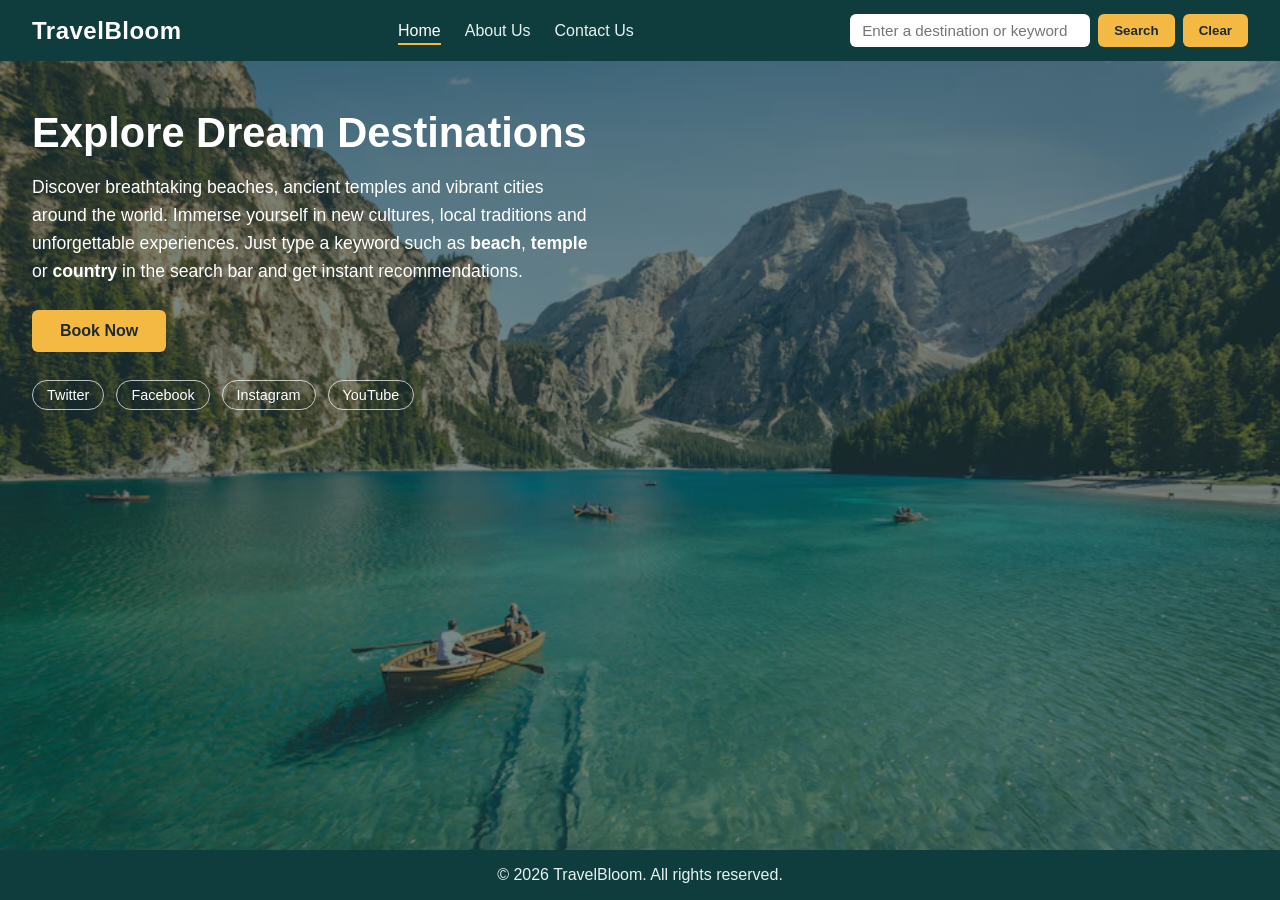
<file: index.html>
<!DOCTYPE html>
<html lang="en">
<head>
  <meta charset="UTF-8">
  <meta name="viewport" content="width=device-width, initial-scale=1.0">
  <title>TravelBloom | Home</title>
  <link rel="stylesheet" href="style.css">
</head>
<body>
  <nav class="navbar">
    <div class="logo">TravelBloom</div>
    <ul class="nav-links">
      <li><a href="index.html" class="active">Home</a></li>
      <li><a href="about_us.html">About Us</a></li>
      <li><a href="contact_us.html">Contact Us</a></li>
    </ul>
    <div class="search-box">
      <input type="text" id="searchInput" placeholder="Enter a destination or keyword" aria-label="Search destinations">
      <button type="button" id="btnSearch">Search</button>
      <button type="button" id="btnClear">Clear</button>
    </div>
  </nav>

  <main class="hero">
    <section class="intro">
      <h1>Explore Dream Destinations</h1>
      <p>
        Discover breathtaking beaches, ancient temples and vibrant cities around the world.
        Immerse yourself in new cultures, local traditions and unforgettable experiences.
        Just type a keyword such as <strong>beach</strong>, <strong>temple</strong> or
        <strong>country</strong> in the search bar and get instant recommendations.
      </p>
      <a href="contact_us.html" class="btn-book">Book Now</a>

      <div class="social-links">
        <a href="https://twitter.com" target="_blank" rel="noopener" aria-label="Twitter">Twitter</a>
        <a href="https://www.facebook.com" target="_blank" rel="noopener" aria-label="Facebook">Facebook</a>
        <a href="https://www.instagram.com" target="_blank" rel="noopener" aria-label="Instagram">Instagram</a>
        <a href="https://www.youtube.com" target="_blank" rel="noopener" aria-label="YouTube">YouTube</a>
      </div>
    </section>

    <section id="results" class="results" aria-live="polite"></section>
  </main>

  <footer class="footer">
    <p>&copy; 2026 TravelBloom. All rights reserved.</p>
  </footer>

  <script src="travel_recommendation.js"></script>
</body>
</html>
</file>
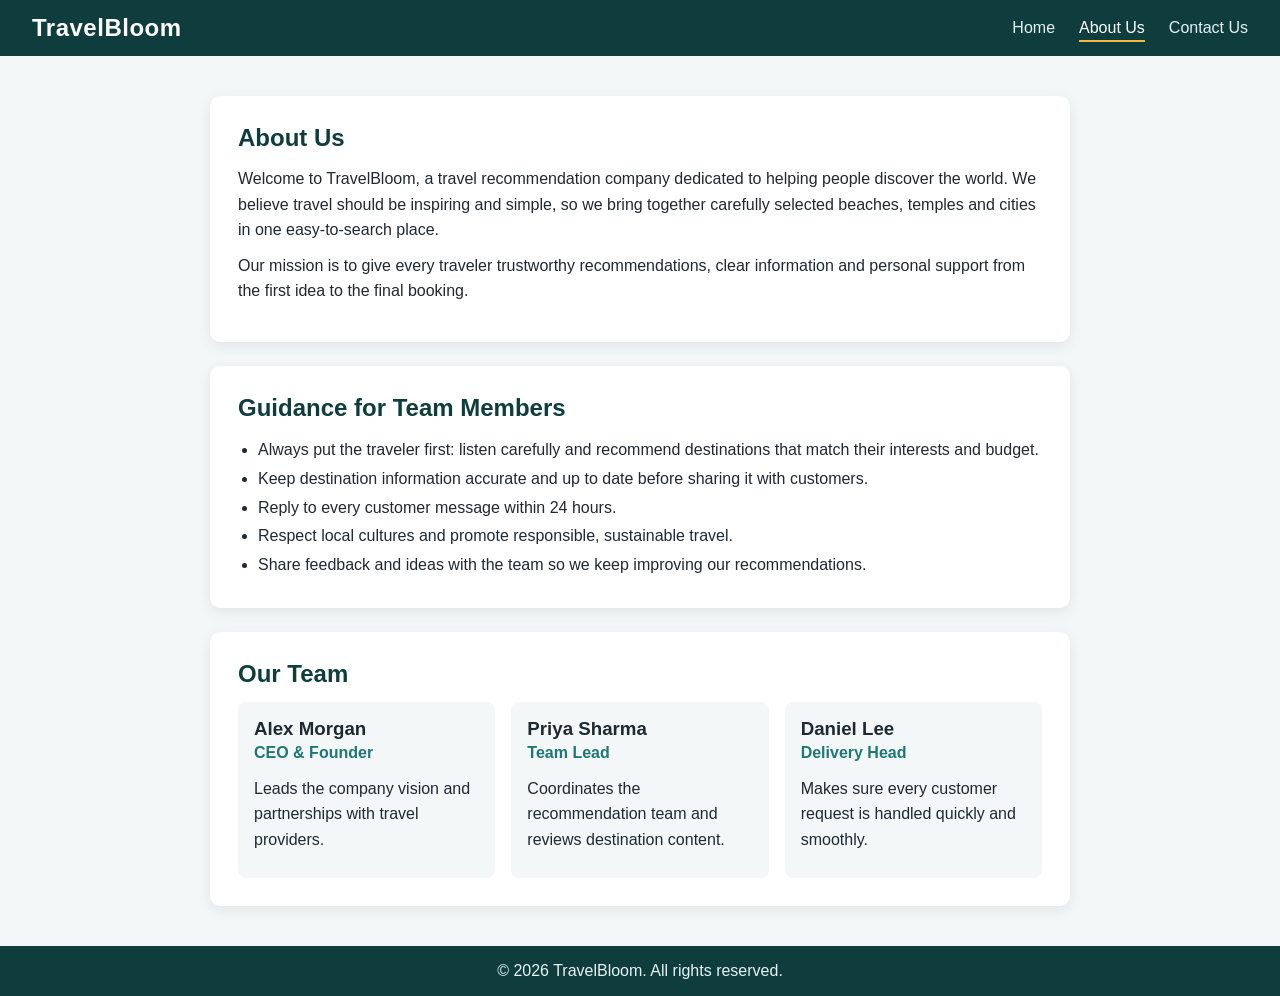
<file: about_us.html>
<!DOCTYPE html>
<html lang="en">
<head>
  <meta charset="UTF-8">
  <meta name="viewport" content="width=device-width, initial-scale=1.0">
  <title>TravelBloom | About Us</title>
  <link rel="stylesheet" href="style.css">
</head>
<body>
  <nav class="navbar">
    <div class="logo">TravelBloom</div>
    <ul class="nav-links">
      <li><a href="index.html">Home</a></li>
      <li><a href="about_us.html" class="active">About Us</a></li>
      <li><a href="contact_us.html">Contact Us</a></li>
    </ul>
  </nav>

  <main class="page">
    <section class="card">
      <h1>About Us</h1>
      <p>
        Welcome to TravelBloom, a travel recommendation company dedicated to helping people
        discover the world. We believe travel should be inspiring and simple, so we bring
        together carefully selected beaches, temples and cities in one easy-to-search place.
      </p>
      <p>
        Our mission is to give every traveler trustworthy recommendations, clear information
        and personal support from the first idea to the final booking.
      </p>
    </section>

    <section class="card">
      <h2>Guidance for Team Members</h2>
      <ul class="guidelines">
        <li>Always put the traveler first: listen carefully and recommend destinations that match their interests and budget.</li>
        <li>Keep destination information accurate and up to date before sharing it with customers.</li>
        <li>Reply to every customer message within 24 hours.</li>
        <li>Respect local cultures and promote responsible, sustainable travel.</li>
        <li>Share feedback and ideas with the team so we keep improving our recommendations.</li>
      </ul>
    </section>

    <section class="card">
      <h2>Our Team</h2>
      <div class="team">
        <div class="member">
          <h3>Alex Morgan</h3>
          <p class="role">CEO &amp; Founder</p>
          <p>Leads the company vision and partnerships with travel providers.</p>
        </div>
        <div class="member">
          <h3>Priya Sharma</h3>
          <p class="role">Team Lead</p>
          <p>Coordinates the recommendation team and reviews destination content.</p>
        </div>
        <div class="member">
          <h3>Daniel Lee</h3>
          <p class="role">Delivery Head</p>
          <p>Makes sure every customer request is handled quickly and smoothly.</p>
        </div>
      </div>
    </section>
  </main>

  <footer class="footer">
    <p>&copy; 2026 TravelBloom. All rights reserved.</p>
  </footer>
</body>
</html>
</file>
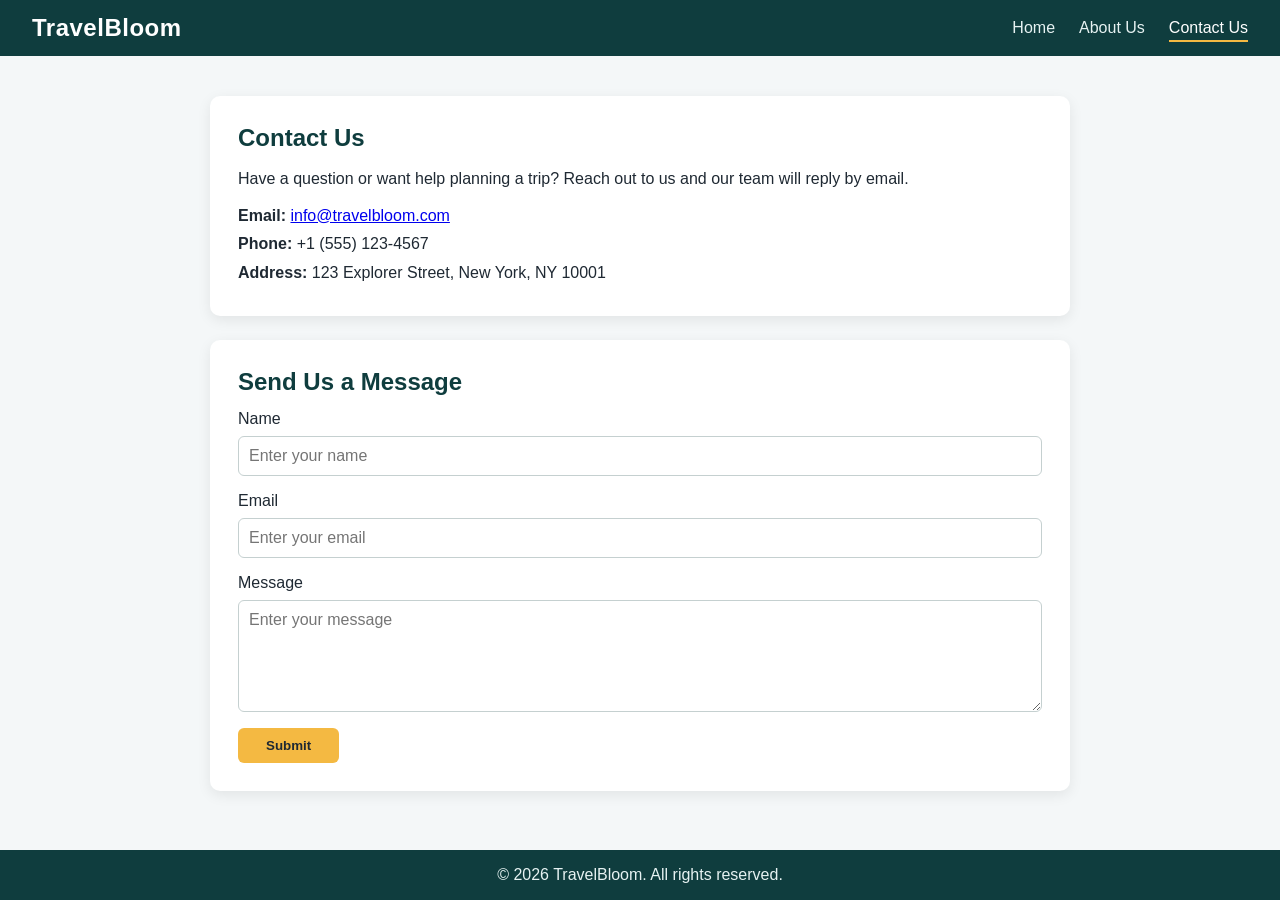
<file: contact_us.html>
<!DOCTYPE html>
<html lang="en">
<head>
  <meta charset="UTF-8">
  <meta name="viewport" content="width=device-width, initial-scale=1.0">
  <title>TravelBloom | Contact Us</title>
  <link rel="stylesheet" href="style.css">
</head>
<body>
  <nav class="navbar">
    <div class="logo">TravelBloom</div>
    <ul class="nav-links">
      <li><a href="index.html">Home</a></li>
      <li><a href="about_us.html">About Us</a></li>
      <li><a href="contact_us.html" class="active">Contact Us</a></li>
    </ul>
  </nav>

  <main class="page">
    <section class="card">
      <h1>Contact Us</h1>
      <p>Have a question or want help planning a trip? Reach out to us and our team will reply by email.</p>
      <ul class="contact-info">
        <li><strong>Email:</strong> <a href="mailto:info@travelbloom.com">info@travelbloom.com</a></li>
        <li><strong>Phone:</strong> +1 (555) 123-4567</li>
        <li><strong>Address:</strong> 123 Explorer Street, New York, NY 10001</li>
      </ul>
    </section>

    <section class="card">
      <h2>Send Us a Message</h2>
      <form id="contactForm" class="contact-form" action="mailto:info@travelbloom.com" method="post" enctype="text/plain">
        <label for="name">Name</label>
        <input type="text" id="name" name="name" placeholder="Enter your name" required>

        <label for="email">Email</label>
        <input type="email" id="email" name="email" placeholder="Enter your email" required>

        <label for="message">Message</label>
        <textarea id="message" name="message" rows="5" placeholder="Enter your message" required></textarea>

        <button type="submit">Submit</button>
      </form>
    </section>
  </main>

  <footer class="footer">
    <p>&copy; 2026 TravelBloom. All rights reserved.</p>
  </footer>
</body>
</html>
</file>
<file: style.css>
* {
  box-sizing: border-box;
  margin: 0;
  padding: 0;
}

body {
  font-family: "Segoe UI", Arial, sans-serif;
  color: #1f2933;
  background: #f4f7f8;
  min-height: 100vh;
  display: flex;
  flex-direction: column;
}

/* Navigation bar */
.navbar {
  display: flex;
  flex-wrap: wrap;
  align-items: center;
  justify-content: space-between;
  gap: 12px;
  padding: 14px 32px;
  background: #0f3d3e;
  color: #fff;
  position: sticky;
  top: 0;
  z-index: 10;
}

.logo {
  font-size: 1.5rem;
  font-weight: 700;
  letter-spacing: 0.5px;
}

.nav-links {
  display: flex;
  gap: 24px;
  list-style: none;
}

.nav-links a {
  color: #e6f2f2;
  text-decoration: none;
  font-weight: 500;
  padding-bottom: 4px;
}

.nav-links a:hover,
.nav-links a.active {
  color: #fff;
  border-bottom: 2px solid #f4b942;
}

.search-box {
  display: flex;
  gap: 8px;
}

.search-box input {
  padding: 8px 12px;
  border: none;
  border-radius: 6px;
  width: 240px;
  font-size: 0.95rem;
}

.search-box button,
.btn-book,
.btn-visit,
.contact-form button {
  background: #f4b942;
  color: #1f2933;
  border: none;
  border-radius: 6px;
  padding: 8px 16px;
  font-weight: 600;
  cursor: pointer;
  text-decoration: none;
}

.search-box button:hover,
.btn-book:hover,
.btn-visit:hover,
.contact-form button:hover {
  background: #e0a52f;
}

/* Home page */
.hero {
  flex: 1;
  display: flex;
  flex-wrap: wrap;
  gap: 32px;
  padding: 48px 32px;
  /* Background photo with a dark overlay so text stays readable.
     If images/background.jpg is missing, the teal gradient still shows. */
  background:
    linear-gradient(rgba(10, 40, 40, 0.55), rgba(10, 40, 40, 0.55)),
    url("images/background.jpg") center / cover no-repeat,
    linear-gradient(135deg, #134e4a 0%, #1d7874 55%, #f4b942 130%);
  color: #fff;
}

.social-links {
  display: flex;
  flex-wrap: wrap;
  gap: 12px;
  margin-top: 28px;
}

.social-links a {
  color: #fff;
  text-decoration: none;
  border: 1px solid rgba(255, 255, 255, 0.7);
  border-radius: 20px;
  padding: 6px 14px;
  font-size: 0.9rem;
}

.social-links a:hover {
  background: rgba(255, 255, 255, 0.2);
}

.intro {
  flex: 1 1 360px;
  max-width: 560px;
}

.intro h1 {
  font-size: 2.6rem;
  margin-bottom: 16px;
}

.intro p {
  font-size: 1.1rem;
  line-height: 1.6;
  margin-bottom: 24px;
}

.btn-book {
  display: inline-block;
  padding: 12px 28px;
}

.results {
  flex: 1 1 360px;
  display: flex;
  flex-direction: column;
  gap: 20px;
}

.result-card {
  background: #fff;
  color: #1f2933;
  border-radius: 10px;
  overflow: hidden;
  box-shadow: 0 6px 18px rgba(0, 0, 0, 0.2);
}

.result-card img {
  width: 100%;
  height: 220px;
  object-fit: cover;
  display: block;
  background: #d9e2e2;
}

.result-body {
  padding: 16px;
}

.result-body h3 {
  margin-bottom: 8px;
}

.result-body p {
  line-height: 1.5;
  margin-bottom: 12px;
}

.message {
  background: rgba(255, 255, 255, 0.92);
  color: #1f2933;
  padding: 16px;
  border-radius: 8px;
}

/* About & Contact pages */
.page {
  flex: 1;
  max-width: 900px;
  width: 100%;
  margin: 0 auto;
  padding: 40px 20px;
  display: flex;
  flex-direction: column;
  gap: 24px;
}

.card {
  background: #fff;
  border-radius: 10px;
  padding: 28px;
  box-shadow: 0 4px 14px rgba(0, 0, 0, 0.08);
}

.card h1,
.card h2 {
  color: #0f3d3e;
  margin-bottom: 14px;
}

.card p {
  line-height: 1.6;
  margin-bottom: 10px;
}

.guidelines,
.contact-info {
  padding-left: 20px;
  line-height: 1.8;
}

.contact-info {
  list-style: none;
  padding-left: 0;
}

.team {
  display: grid;
  grid-template-columns: repeat(auto-fit, minmax(200px, 1fr));
  gap: 16px;
}

.member {
  background: #f4f7f8;
  border-radius: 8px;
  padding: 16px;
}

.role {
  color: #1d7874;
  font-weight: 600;
}

.contact-form {
  display: flex;
  flex-direction: column;
  gap: 8px;
}

.contact-form input,
.contact-form textarea {
  padding: 10px;
  border: 1px solid #c5d0d0;
  border-radius: 6px;
  font-size: 1rem;
  font-family: inherit;
  margin-bottom: 8px;
}

.contact-form button {
  align-self: flex-start;
  padding: 10px 28px;
}

.footer {
  text-align: center;
  padding: 16px;
  background: #0f3d3e;
  color: #e6f2f2;
}

@media (max-width: 760px) {
  .navbar {
    flex-direction: column;
    padding: 14px 16px;
  }
  .search-box {
    width: 100%;
  }
  .search-box input {
    flex: 1;
    width: auto;
  }
  .hero {
    padding: 32px 16px;
  }
  .intro h1 {
    font-size: 2rem;
  }
}
</file>
